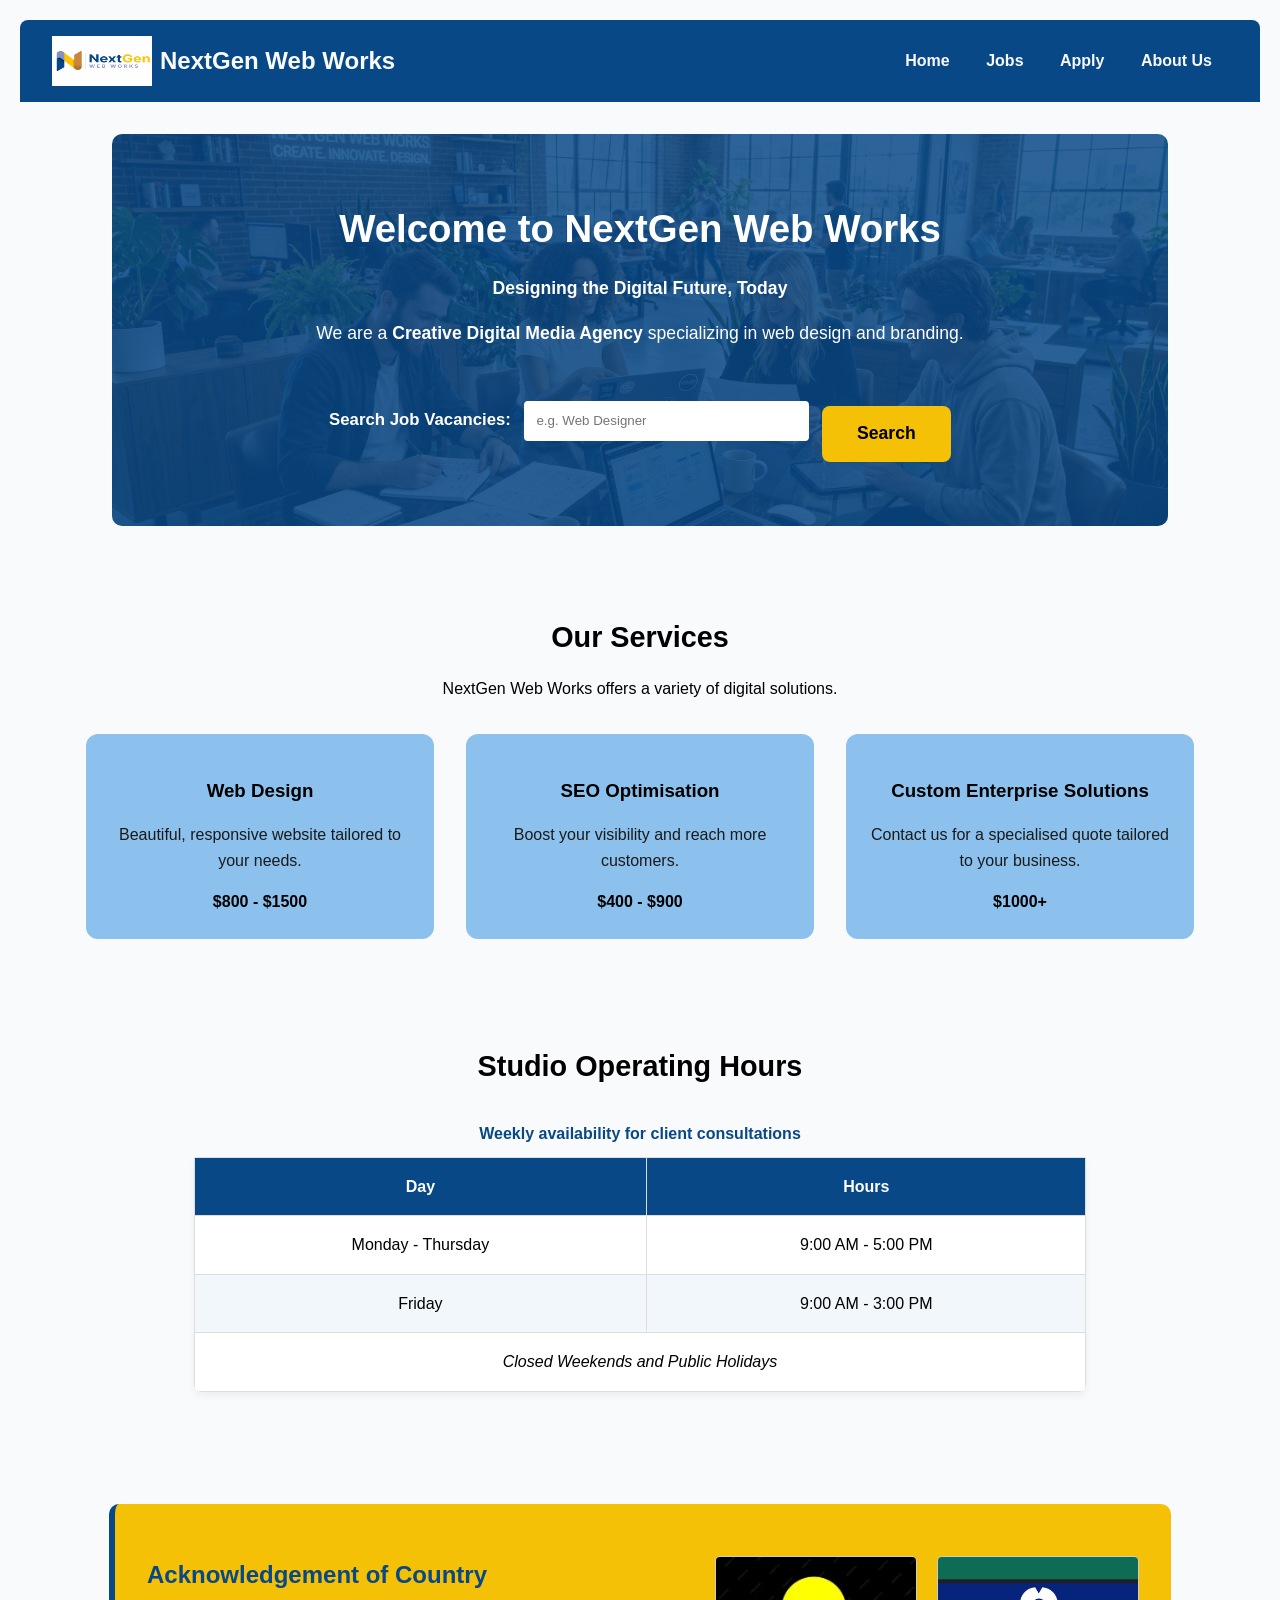
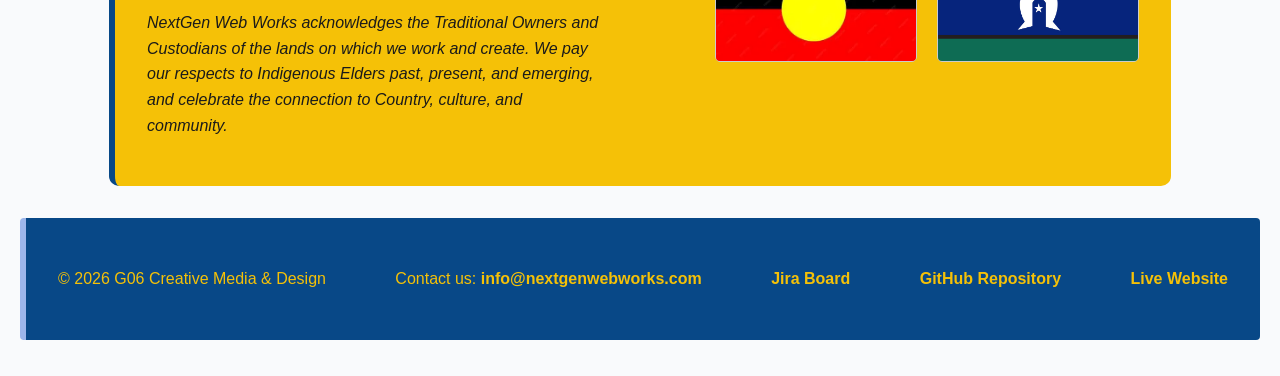
<file: index.html>
<!-- Generative AI tool (e.g., ChatGPT) was used for suggestions, code improvement,adding comments and image generation.All AI-generated code was reviewed and modified by the author before use. -->
 <!DOCTYPE html>
<html lang="en">
<head>
    <!-- =========================
         META DATA + PAGE SETUP
    ========================== -->
    <meta charset="UTF-8"> <!-- Supports all characters -->
    <meta name="viewport" content="width=device-width, initial-scale=1.0"> <!-- Makes site responsive -->
    <title>NextGen Web Works - Home</title> <!-- Browser tab title -->
    <!-- External CSS file -->
    <link rel="stylesheet" href="styles.css">
    <!-- Embedded CSS (inside HTML) -->
    <style>
        /* Hero section background image with dark overlay */
        .hero-bg {
            background-image: linear-gradient(rgba(8, 72, 135, 0.85), rgba(8, 72, 135, 0.85)),
                              url('images/Gemini_Generated_Image_o8qlqro8qlqro8ql.png');
            background-size: cover; /* Makes image cover full section */
            background-position: center; /* Centers the image */
            color: #FFFFFF; /* White text for contrast */
        }
    </style>
</head>
<body>
    <!-- =========================
         HEADER (LOGO + NAVIGATION)
    ========================== -->
    <header>
        <div class="logo">
            <!-- Company logo -->
            <img src="images/logo.png" alt="NextGen Web Works Logo" width="100"><!-- Logo generated using CHATGPT (OpenAI, Free version).-->
            <div class="logo-text">
            <!--Website name-->
                <h1>NextGen Web Works</h1>
            </div>
        </div>
        <!-- Navigation menu -->
        <nav>
            <ul>
                <li><a href="index.html" title="Home Page">Home</a></li>
                <li><a href="jobs.html" title="Browse Careers">Jobs</a></li>
                <li><a href="apply.html" title="Submit Application">Apply</a></li>
                <li><a href="about.html" title="About the Team">About Us</a></li>
            </ul>
        </nav>
    </header>
    <!-- =========================
         MAIN CONTENT
    ========================== -->
    <main>
        <!-- HERO / WELCOME SECTION -->
        <section class="welcome hero-bg">
            <h2>Welcome to NextGen Web Works</h2>
            <!-- Tagline -->
            <p class="tagline">Designing the Digital Future, Today</p>
            <!-- Short business description -->
            <p>We are a <strong>Creative Digital Media Agency</strong> specializing in web design and branding.</p>
            <!-- Job search form -->
            <form action="jobs.html" method="get" class="hero-search">
                <label for="site-search"><strong>Search Job Vacancies:</strong></label>
                <input type="text" id="site-search" name="q" placeholder="e.g. Web Designer">
                <button type="submit" class="cta">Search</button>
            </form>
        </section>
        <!-- =========================
             SERVICES SECTION
        ========================== -->
        <section class="services">
            <h2>Our Services</h2>
            <p>NextGen Web Works offers a variety of digital solutions.</p>
            <!-- Grid container for service cards -->
            <div class="service-grid">
                <!-- Service 1 -->
                <div class="service-card">
                    <h3>Web Design</h3>
                    <p>Beautiful, responsive website tailored to your needs.</p>
                    <span class="price">$800 - $1500</span>
                </div>
                <!-- Service 2 -->
                <div class="service-card">
                    <h3>SEO Optimisation</h3>
                    <p>Boost your visibility and reach more customers.</p>
                    <span class="price">$400 - $900</span>
                </div>
                <!-- Service 3 -->
                <div class="service-card">
                    <h3>Custom Enterprise Solutions</h3>
                    <p>Contact us for a specialised quote tailored to your business.</p>
                    <span class="price">$1000+</span>
                </div>
            </div>
        </section>
        <!-- =========================
             OPERATING HOURS TABLE
        ========================== -->
        <section class="services hours-section">
            <h2>Studio Operating Hours</h2>
            <table>
                <caption>Weekly availability for client consultations</caption>
                <!-- Table headings -->
                <thead>
                    <tr>
                        <th>Day</th>
                        <th>Hours</th>
                    </tr>
                </thead>

                <!-- Table data -->
                <tbody>
                    <tr>
                        <td>Monday - Thursday</td>
                        <td>9:00 AM - 5:00 PM</td>
                    </tr>
                    <tr>
                        <td>Friday</td>
                        <td>9:00 AM - 3:00 PM</td>
                    </tr>

                    <!-- Inline CSS example -->
                    <tr>
                        <td colspan="2" style="text-align: center; font-style: italic;">
                            Closed Weekends and Public Holidays
                        </td>
                    </tr>
                </tbody>
            </table>
        </section>
        <!-- =========================
             ACKNOWLEDGEMENT SECTION
        ========================== -->
        <div class="acknowledgement">
            <!-- Text content -->
            <div class="ack-text">
                <h2>Acknowledgement of Country</h2>
                <p>
                    <em>
                        NextGen Web Works acknowledges the Traditional Owners and Custodians of the lands on which we work and create.
                        We pay our respects to Indigenous Elders past, present, and emerging, and celebrate the connection to Country,
                        culture, and community.
                    </em>
                </p>
            </div>
            <!-- Images (flags) -->
            <div class="ack-images">
                <img src="images/Aboriginal.webp" alt="Aboriginal flag">
                <img src="images/Torres-2.jpg" alt="Torres Strait Islander flag">
            </div>
        </div>
    </main>
    <!-- =========================
         FOOTER
    ========================== -->
    <footer class="footer">
        <!-- Copyright -->
        <p>&copy; 2026 G06 Creative Media &amp; Design</p>
        <!-- Contact email -->
        <p>
            Contact us:
            <a href="mailto:info@nextgenwebworks.com" title="Email our recruitment team">
                info@nextgenwebworks.com
            </a>
        </p>
        <!-- External links -->
        <a href="https://vsuk0001.atlassian.net/jira/software/projects/CGRW/summary" target="_blank" rel="noopener noreferrer">Jira Board</a>
        <a href="https://github.com/105533624/Assignment_1" target="_blank" rel="noopener noreferrer">GitHub Repository</a>
        <a href="https://105533624.github.io/Assignment_1/" target="_blank" rel="noopener noreferrer">Live Website</a>

    </footer>
</body>
</html>
</file>
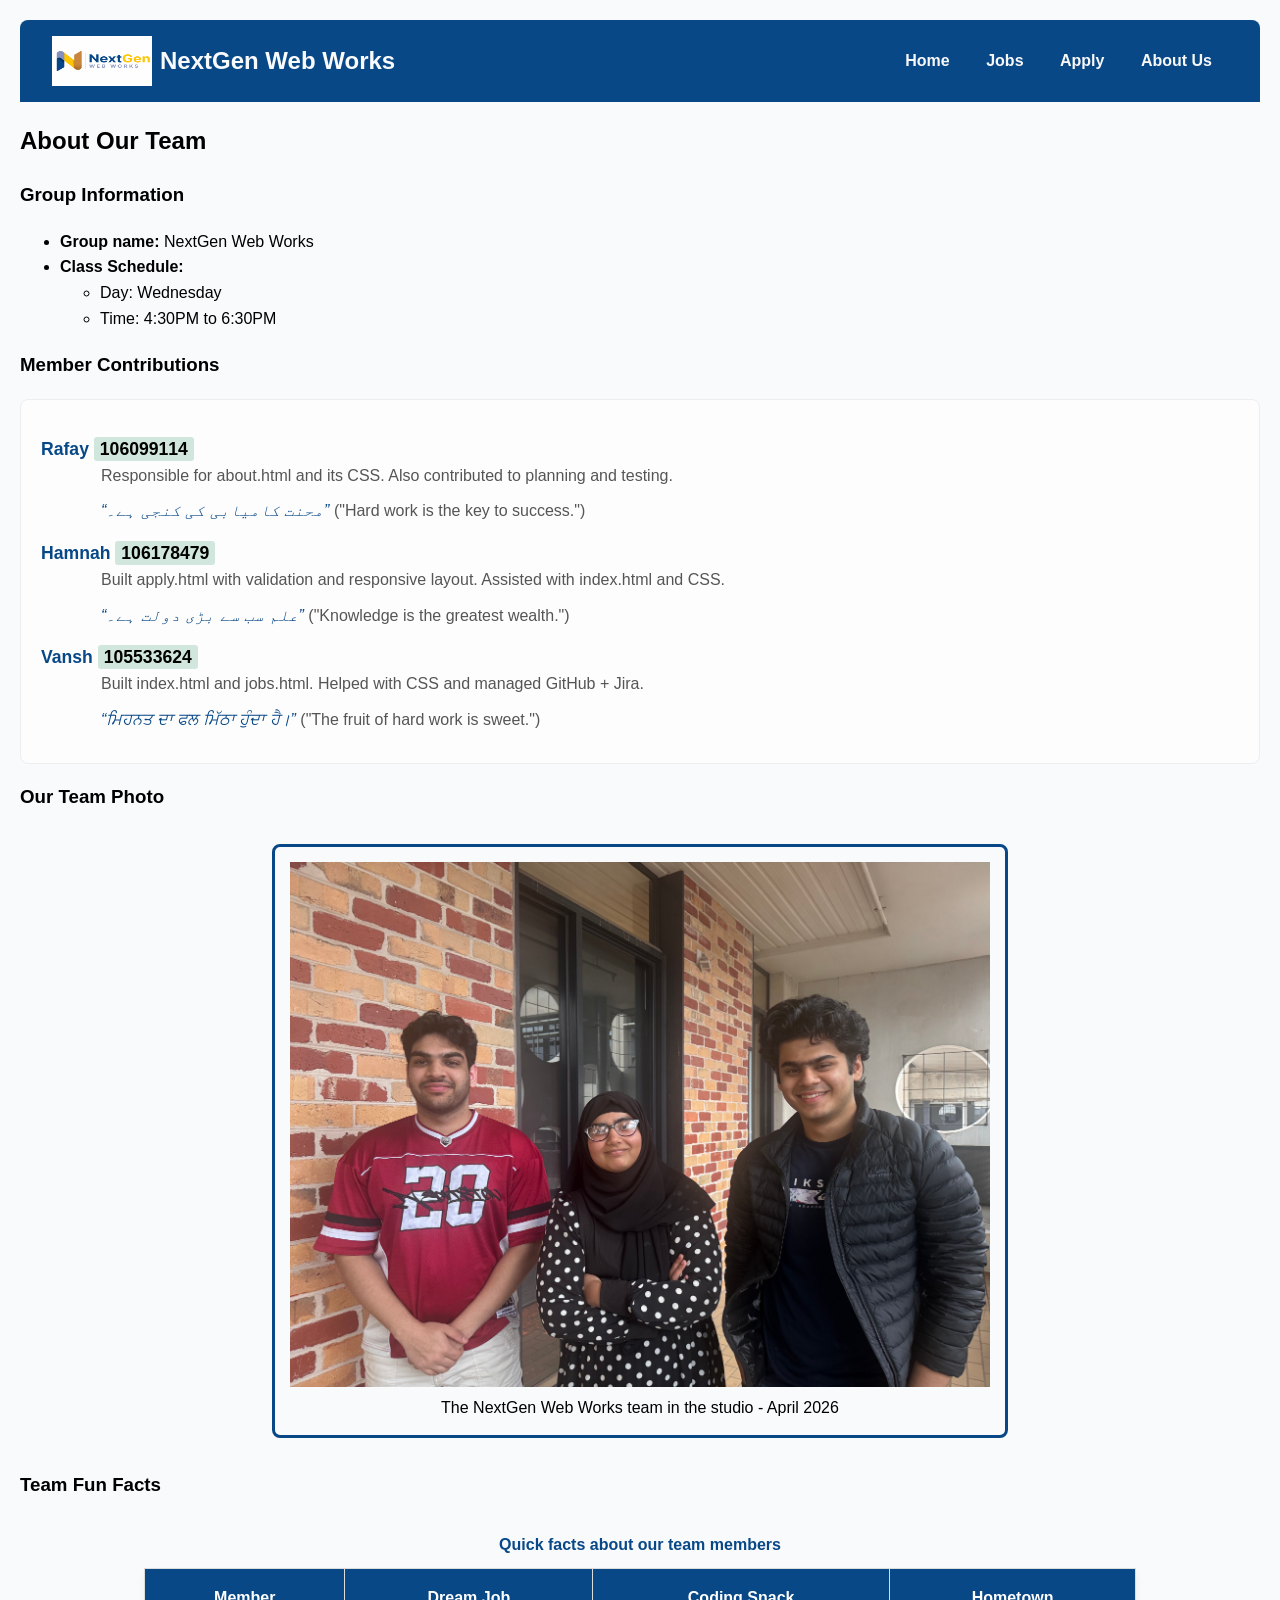
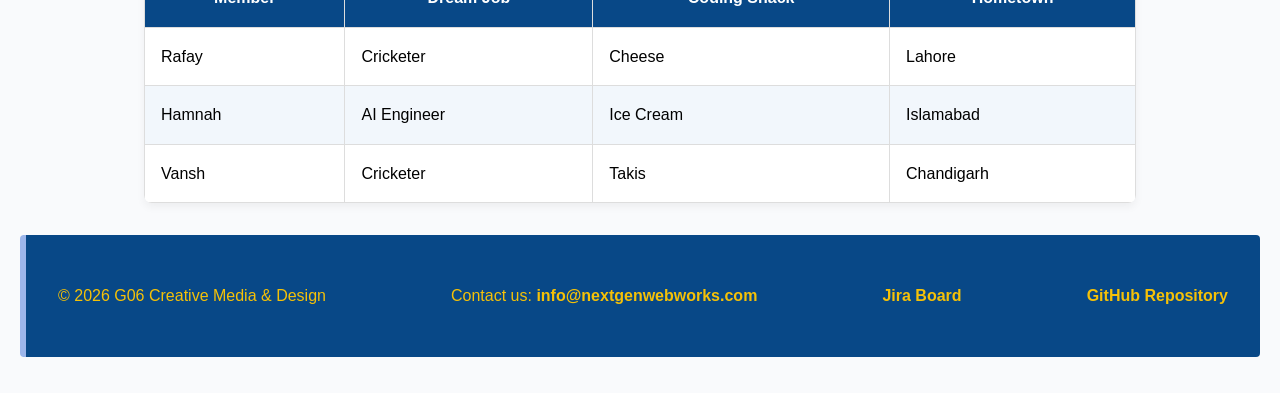
<file: about.html>
<!-- Generative AI tool (e.g., ChatGPT) was used for suggestions, code improvement,adding comments and image generation.All AI-generated code was reviewed and modified by the author before use. -->
 <!DOCTYPE html>
<html lang="en">
<head>
    <!-- =========================
         META DATA + PAGE INFO
    ========================== -->
    <meta charset="UTF-8"> <!-- Supports all characters (important for Urdu/Punjabi text) -->
    <meta name="viewport" content="width=device-width, initial-scale=1.0"> <!-- Makes site responsive -->
    <title>NextGen Web Works - About Us</title> <!-- Browser tab title -->
    <link rel="stylesheet" href="styles.css"> <!-- External CSS file -->
    <!-- =========================
         EMBEDDED CSS (page-specific styles)
    ========================== -->
    <style>
        figure {
            border: 3px solid #084887; /* Blue border */
            padding: 15px; /* Space inside */
            margin: 2em auto; /* Center horizontally */
            max-width: 700px; /* Limits width */
            text-align: center;
            border-radius: 8px;
            background-color: #f9fafc; /* Light background */
        }
    </style>
</head>
<body>
    <!-- =========================
         HEADER (LOGO + NAVIGATION)
    ========================== -->
    <header>
        <div class="logo">
            <img src="images/logo.png" alt="NextGen Web Works Logo" width="100"> <!-- Company logo -->
            <div class="logo-text">
                <h1>NextGen Web Works</h1> <!-- Website name -->
            </div>
        </div>
        <!-- Navigation menu -->
        <nav>
            <ul>
                <li><a href="index.html" title="Home Page">Home</a></li>
                <li><a href="jobs.html" title="Browse Careers">Jobs</a></li>
                <li><a href="apply.html" title="Submit Application">Apply</a></li>
                <li><a href="about.html" title="About the Team">About Us</a></li>
            </ul>
        </nav>
    </header>
    <!-- =========================
         MAIN CONTENT
    ========================== -->
    <main>
        <h2>About Our Team</h2>
        <!-- Group information section -->
        <section>
            <h3>Group Information</h3>
            <ul> 
                <li><strong>Group name:</strong> NextGen Web Works</li>
                <li><strong>Class Schedule:</strong>
                    <ul>
                        <li>Day: Wednesday</li>
                        <li>Time: 4:30PM to 6:30PM</li>
                    </ul>
                </li>
            </ul>
        </section>
        <!-- Member contributions using description list -->
        <section>
            <h3>Member Contributions</h3>
            <dl class="about-dl">
                <!-- Member 1 -->
                <dt><strong>Rafay</strong> <mark>106099114</mark></dt>
                <dd>Responsible for about.html and its CSS. Also contributed to planning and testing.</dd>
                <dd>
                    <q lang="ur">محنت کامیابی کی کنجی ہے۔</q> 
                    ("Hard work is the key to success.")
                </dd>
                <!-- Member 2 -->
                <dt><strong>Hamnah</strong> <mark>106178479</mark></dt>
                <dd>Built apply.html with validation and responsive layout. Assisted with index.html and CSS.</dd>
                <dd>
                    <q lang="ur">علم سب سے بڑی دولت ہے۔</q> 
                    ("Knowledge is the greatest wealth.")
                </dd>
                <!-- Member 3 -->
                <dt><strong>Vansh</strong> <mark>105533624</mark></dt>
                <dd>Built index.html and jobs.html. Helped with CSS and managed GitHub + Jira.</dd>
                <dd>
                    <q lang="pa">ਮਿਹਨਤ ਦਾ ਫਲ ਮਿੱਠਾ ਹੁੰਦਾ ਹੈ।</q>
                    ("The fruit of hard work is sweet.")
                </dd>
            </dl>
        </section>
        <!-- Team photo section -->
        <section>
            <h3>Our Team Photo</h3>
            <figure>
                <img src="images/group_photo.jpeg" alt="A photo of Rafay, Hamnah, and Vansh" style="max-width: 100%; height: auto;">
                <figcaption>The NextGen Web Works team in the studio - April 2026</figcaption>
            </figure>
        </section>
        <!-- Table section -->
        <section>
            <h3>Team Fun Facts</h3>
            <table>
                <caption>Quick facts about our team members</caption> <!-- Table title -->
                <!-- Table header -->
                <thead>
                    <tr>
                        <th scope="col">Member</th>
                        <th scope="col">Dream Job</th>
                        <th scope="col">Coding Snack</th>
                        <th scope="col">Hometown</th>
                    </tr>
                </thead>
                <!-- Table body -->
                <tbody>
                    <tr>
                        <td>Rafay</td>
                        <td>Cricketer</td>
                        <td>Cheese</td>
                        <td>Lahore</td>
                    </tr>
                    <tr>
                        <td>Hamnah</td>
                        <td>AI Engineer</td>
                        <td>Ice Cream</td>
                        <td>Islamabad</td>
                    </tr>
                    <tr>
                        <td>Vansh</td>
                        <td>Cricketer</td>
                        <td>Takis</td>
                        <td>Chandigarh</td>
                    </tr>
                </tbody>
            </table>
        </section>
    </main>
    <!-- =========================
         FOOTER
    ========================== -->
    <footer class="footer"> 
        <p>&copy; 2026 G06 Creative Media &amp; Design</p>
        <p>
            Contact us:
            <a href="mailto:info@nextgenwebworks.com" title="Email our recruitment team">
                info@nextgenwebworks.com
            </a>
        </p>
        <!-- External links -->
        <a href="https://vsuk0001.atlassian.net/jira/software/projects/CGRW/summary" target="_blank" rel="noopener noreferrer">Jira Board</a> 
        <a href="https://github.com/105533624/Assignment_1" target="_blank" rel="noopener noreferrer">GitHub Repository</a>
    </footer>
</body>
</html>
</file>
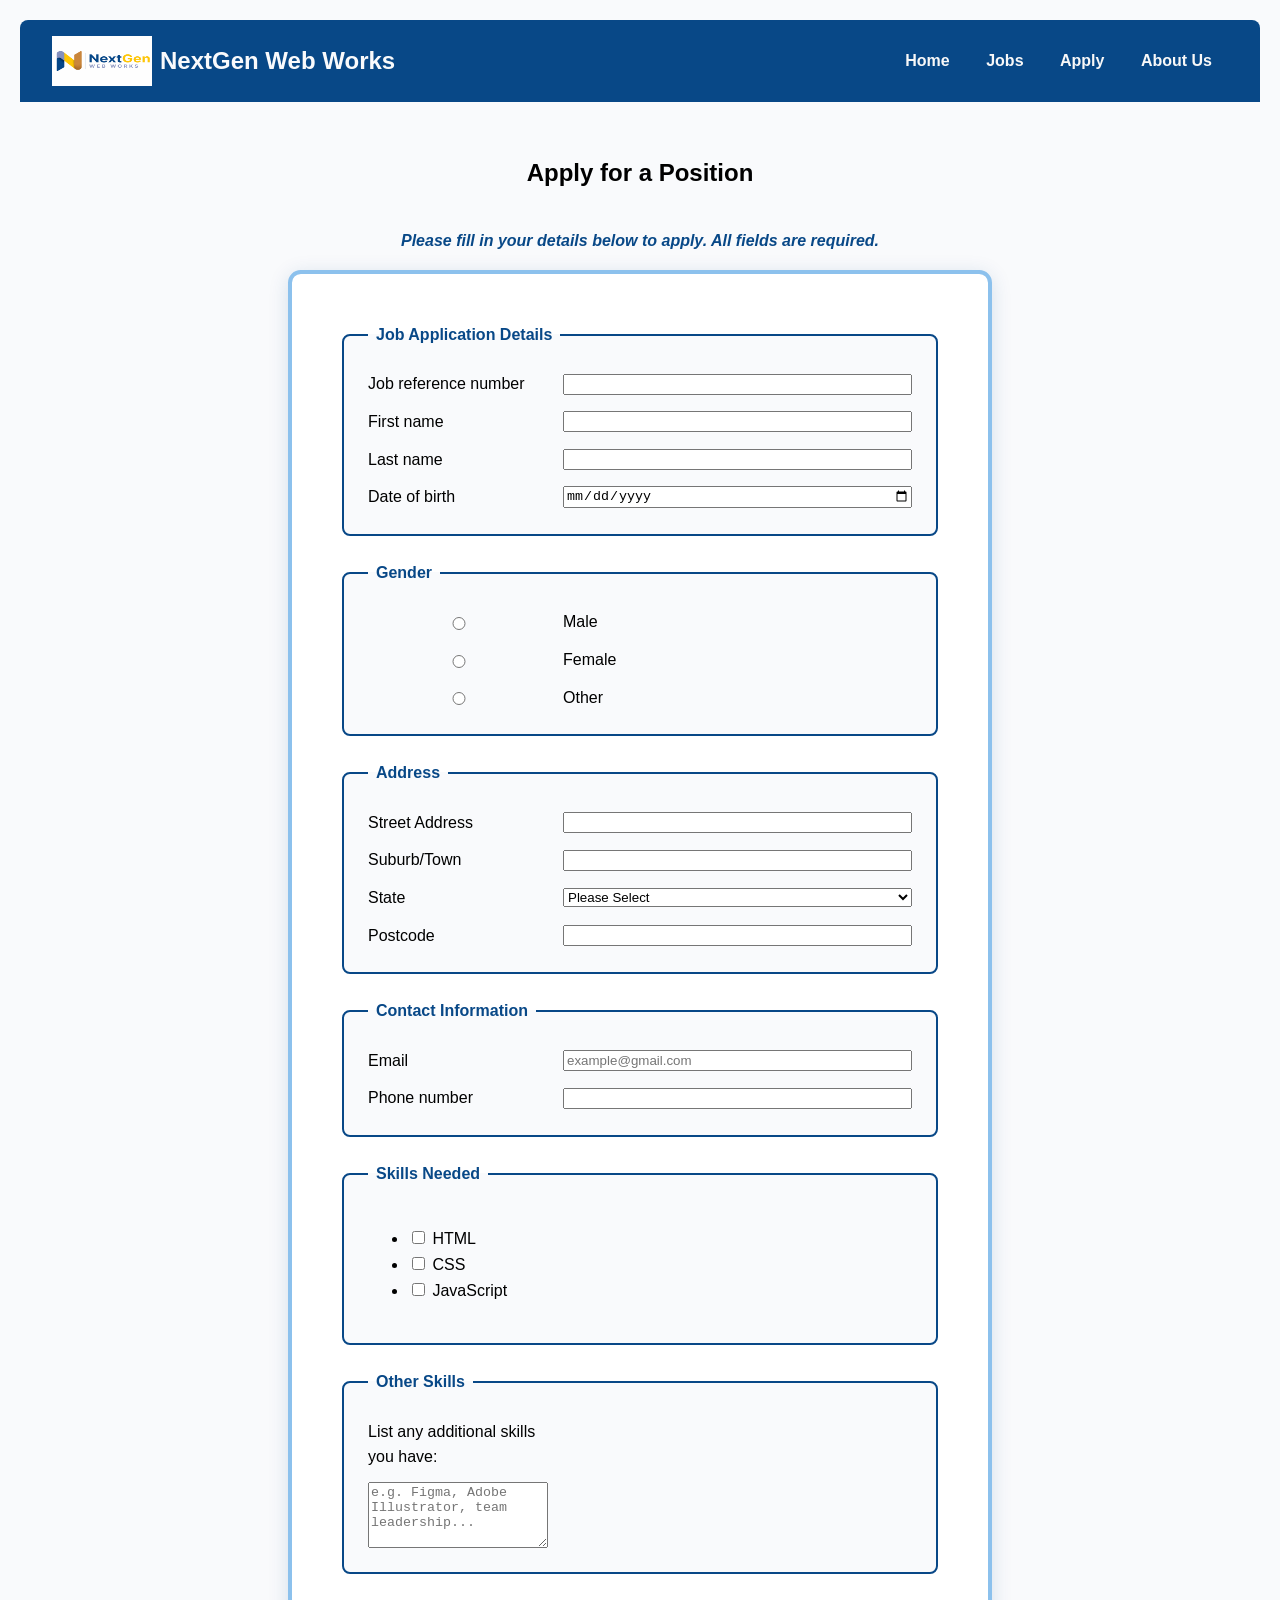
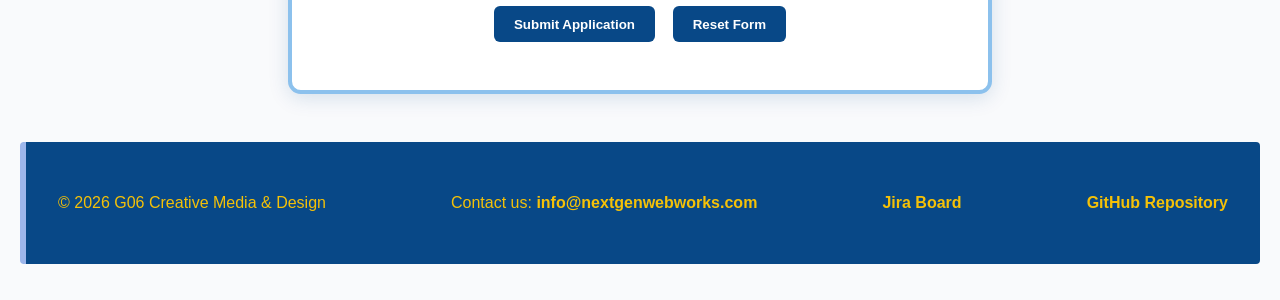
<file: apply.html>
<!-- Generative AI tool (e.g., ChatGPT) was used for suggestions, code improvement,adding comments and image generation.All AI-generated code was reviewed and modified by the author before use. -->
 <!DOCTYPE html>
<html lang="en">
<head> 
     <!-- META DATA SECTION: Defines page info, SEO, and links CSS -->
    <meta charset="UTF-8"><!-- Character encoding (supports all text characters) -->
    <meta name="description" content="Apply.html"> <!-- Page description -->
    <meta name="keywords" content="HTML, Doctype, Head, Body, Meta, Paragraph, Headings, Strong, Emphasis"><!-- SEO keywords -->
    <meta name="author" content="Hamnah"><!-- Author of the page -->
    <link rel="stylesheet" href="styles.css"><!-- Links external CSS file -->
    <style>
        fieldset {
            border: 2px solid #084887;
            border-radius: 8px;
            padding: 1.5em;
            margin-bottom: 1.5em;
            background-color: #f9fafc;
        }
        fieldset legend {
            color: #084887;
            padding: 0 0.5em;
        }
    </style>
    <title>Apply.html</title><!-- Browser tab title -->
</head>
<body><!-- Visible content starts here -->
    <header>
    <!-- HEADER SECTION: Contains logo and navigation menu -->
        <div class="logo">
        <img src="images/logo.png" alt="NextGen Web Works Logo" width="100"><!-- Company logo -->
        <div class="logo-text">
            <h1>NextGen Web Works</h1><!-- Website title -->
        </div>
    </div>
    <nav><!-- Navigation bar -->
        <ul>
            <li><a href="index.html" title="Home Page">Home</a></li><!-- Link to home -->
            <li><a href="jobs.html" title="Browse Careers">Jobs</a></li><!-- Link to jobs -->
            <li><a href="apply.html" title="Submit Application">Apply</a></li><!-- Current page -->
            <li><a href="about.html" title="About the Team">About Us</a></li><!-- About page -->
        </ul>
    </nav>
</header>
    <!-- PAGE TITLE + INTRO -->
     <main>
     <section class="form-section">
    <h2 style="text-align: center;">Apply for a Position</h2>
    <p class="form-intro" style="text-align: center; color: #084887; font-weight: bold; font-style: italic;">Please fill in your details below to apply. All fields are required.</p>
    <form class="form-container" method="post" action="https://mercury.swin.edu.au/it000000/formtest.php">    <!-- FORM: Sends data to server using POST method -->
        <!-- FIELDSET 1: JOB DETAILS -->
        <fieldset>
            <legend><b>Job Application Details</b></legend>
            <label for="jobref">Job reference number</label>
            <input type="text" id="jobref" name="jobref" pattern="[a-zA-Z0-9]{5}" required title="Must be exactly 5 alphanumeric characters">
            <label for="firstname">First name</label>
            <input type="text" id="firstname" name="firstname" pattern="[a-zA-Z]{1,20}" required>
            <label for="lastname">Last name</label>
            <input type="text" id="lastname" name="lastname" pattern="[a-zA-Z]{1,20}" required>
            <label for="date">Date of birth</label>
            <input type="date" id="date" name="date" required>
        </fieldset>
        <!-- FIELDSET 2: GENDER (RADIO BUTTONS - ONLY ONE CAN BE SELECTED) -->
          <fieldset>
            <legend><b>Gender</b></legend>
            <input type="radio" id="male" name="gender" required value="male">
            <label for="male">Male</label>
            <input type="radio" id="female" name="gender" required value="female">
            <label for="female">Female</label>
            <input type="radio" id="other" name="gender" required value="other">
            <label for="other">Other</label>
        </fieldset>
        <!-- FIELDSET 3: ADDRESS -->
        <fieldset>
            <legend><b>Address</b></legend>
            <label for="street">Street Address</label>
            <input type="text" id="street" name="street" pattern="[a-zA-Z0-9 ]{1,40}" required>
            <label for="suburb">Suburb/Town</label>
            <input type="text" id="suburb" name="suburb" pattern="[a-zA-Z ]{1,40}" required>
            <label for="state">State</label>
            <select id="state" name="state" required><!-- Dropdown menu -->
             <option value="" disabled selected>Please Select</option> 
             <option value="VIC">VIC</option>
             <option value="NSW">NSW</option> 
             <option value="QLD">QLD</option> 
             <option value="NT">NT</option> 
             <option value="WA">WA</option> 
             <option value="SA">SA</option> 
             <option value="TAS">TAS</option> 
             <option value="ACT">ACT</option>
            </select>
            <label for="postcode">Postcode</label>
            <input type="text" id="postcode" name="postcode" pattern="[0-9]{4}" required><!-- 4 digit postcode -->
        </fieldset>
        <!-- FIELDSET 4: CONTACT DETAILS -->
        <fieldset>
            <legend><b>Contact Information</b></legend>
            <label for="email">Email</label>
            <input type="email" id="email" name="email" placeholder="example@gmail.com" required title="Please enter an appropriate email address">
            <label for="phone">Phone number</label>
            <input type="tel" id="phone" name="phone" pattern="[0-9]{8,12}" required>
        </fieldset>
        <!-- FIELDSET 5: SKILLS (CHECKBOXES - MULTIPLE CAN BE SELECTED) -->
        <fieldset>
            <legend><b>Skills Needed</b></legend>
            <ul>
    <li>
        <input type="checkbox" id="skill-html" name="skills[]" value="HTML">
        <label for="skill-html">HTML</label>
    </li>
    <li>
        <input type="checkbox" id="skill-css" name="skills[]" value="CSS">
        <label for="skill-css">CSS</label>
    </li>
    <li>
        <input type="checkbox" id="skill-js" name="skills[]" value="JavaScript">
        <label for="skill-js">JavaScript</label>
    </li>
</ul>   
        </fieldset>
        <fieldset>
            <legend><b>Other Skills</b></legend>
            <label for="otherskills">List any additional skills you have:</label><br>
            <textarea id="otherskills" name="otherskills" rows="4" cols="50" placeholder="e.g. Figma, Adobe Illustrator, team leadership..."></textarea>
        </fieldset>
        <!-- FORM BUTTONS -->
        <div class="form-buttons">
            <button type="submit">Submit Application</button><!-- Sends form -->
            <button type="reset">Reset Form</button><!-- Clears form -->
        </div>
    </form>
    </section>
     </main>
    <!-- FOOTER -->
    <footer class="footer">
        <p>&copy; 2026 G06 Creative Media &amp; Design</p>
        <p>
            Contact us:
            <a href="mailto:info@nextgenwebworks.com" title="Email our recruitment team">
                info@nextgenwebworks.com
            </a>
        </p>
         
             <a href="https://vsuk0001.atlassian.net/jira/software/projects/CGRW/summary" target="_blank" rel="noopener noreferrer">Jira Board</a>
             <a href="https://github.com/105533624/Assignment_1" target="_blank" rel="noopener noreferrer">GitHub Repository</a>
        
    </footer>
</body>
</html>
</file>
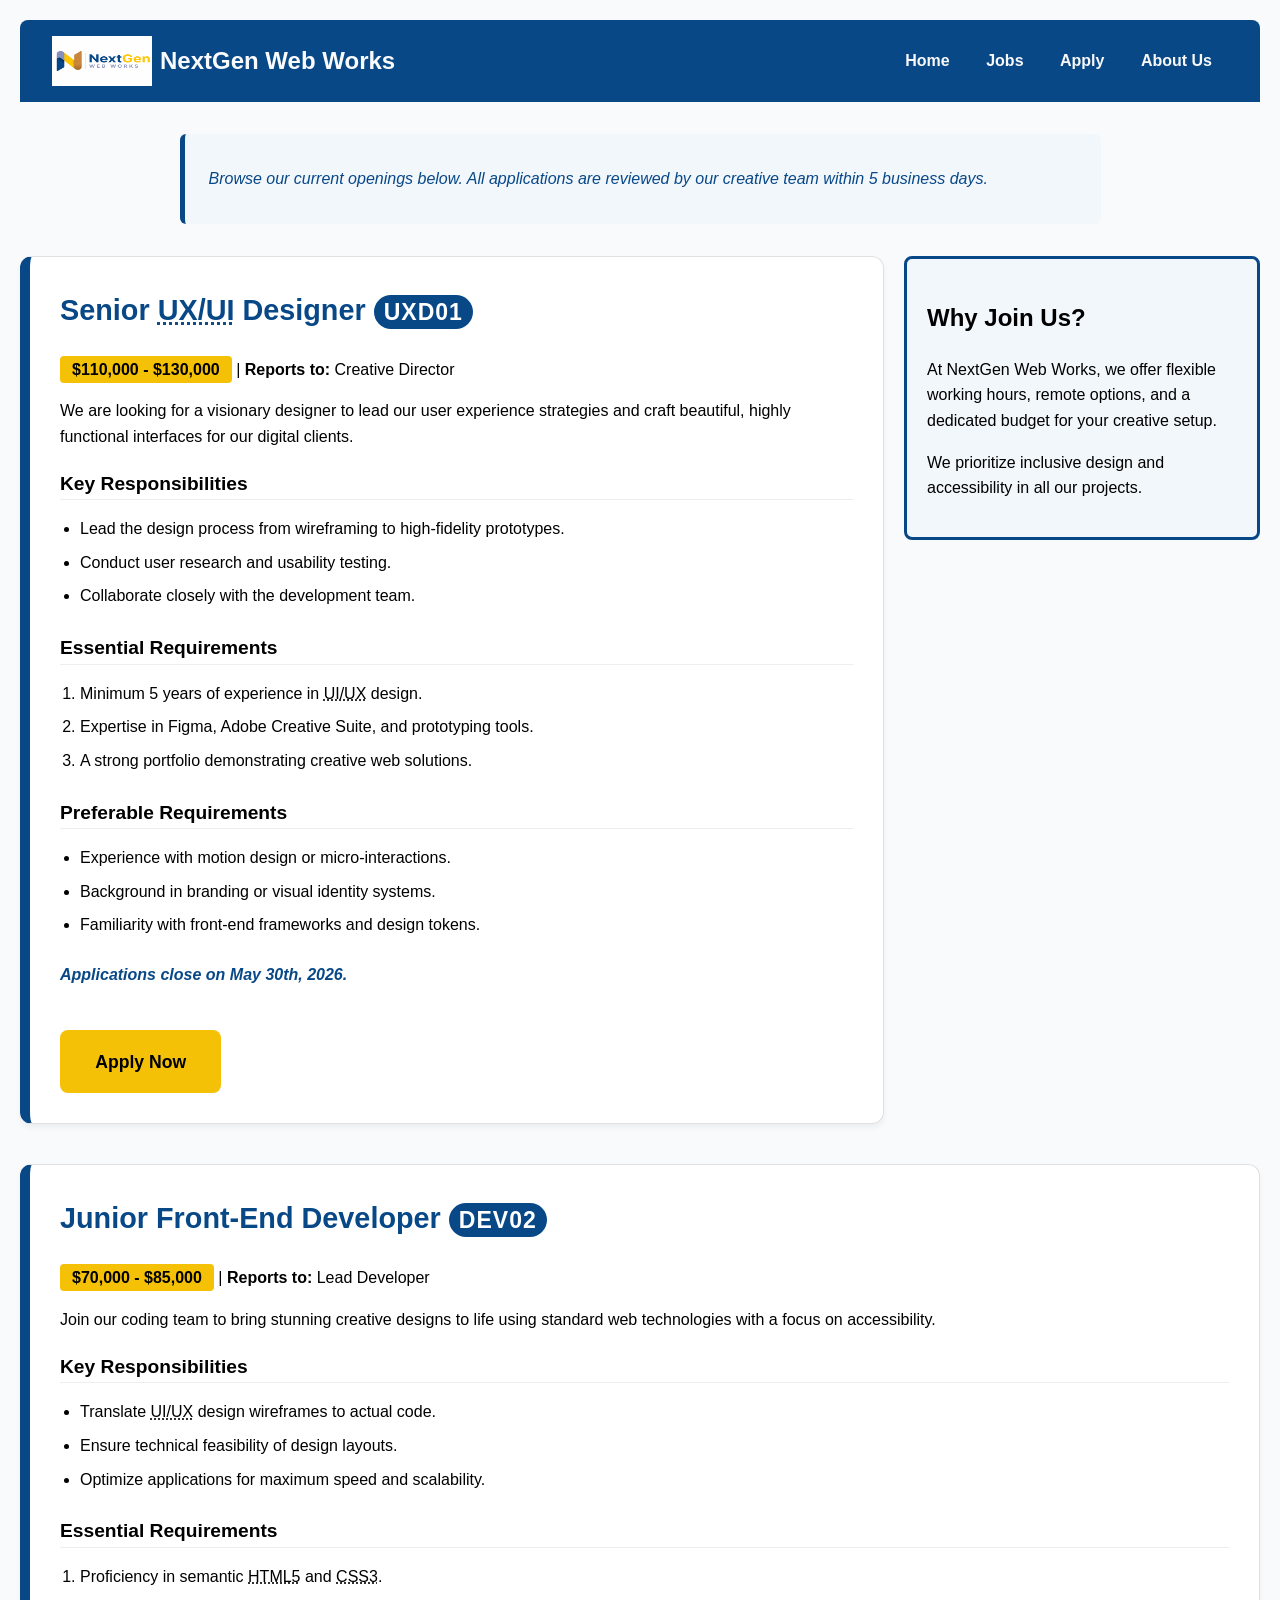
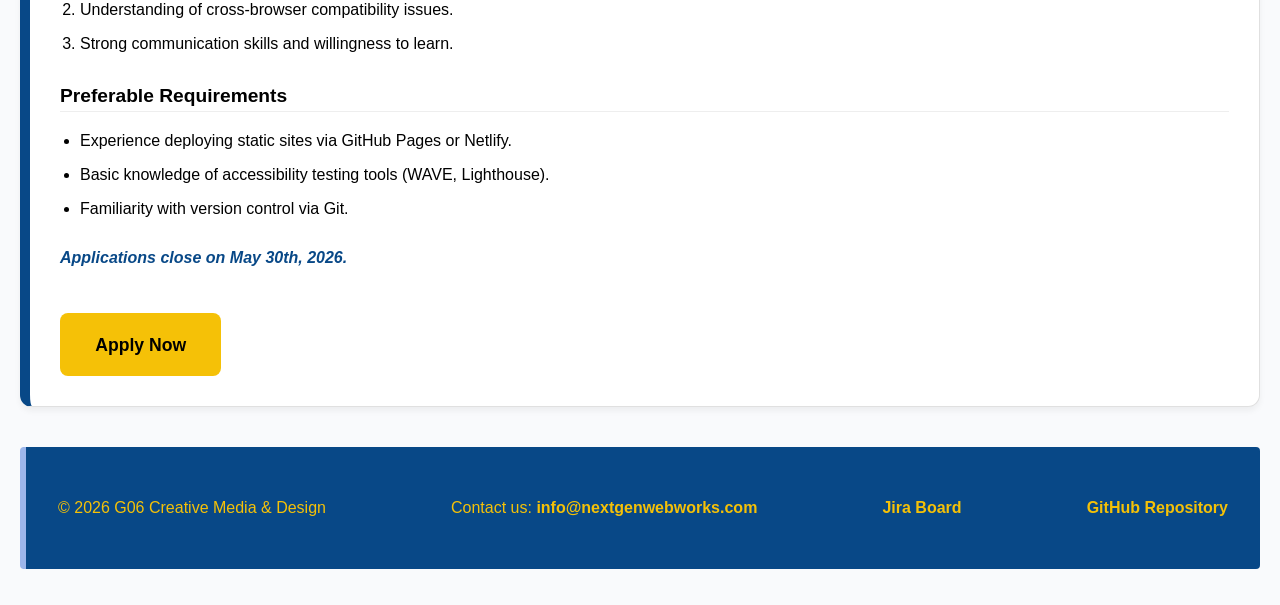
<file: jobs.html>
<!-- Generative AI tool (e.g., ChatGPT) was used for suggestions, code improvement,adding comments and image generation.All AI-generated code was reviewed and modified by the author before use. -->
 <!DOCTYPE html>
<html lang="en">
<head>
    <!-- =========================
         META DATA + PAGE SETUP
    ========================== -->
    <meta charset="UTF-8"> <!-- Supports all characters -->
    <meta name="viewport" content="width=device-width, initial-scale=1.0"> <!-- Responsive design -->
    <title>NextGen Web Works - Jobs</title> <!-- Page title -->
    <!-- External CSS -->
    <link rel="stylesheet" href="styles.css">
    <!-- Embedded CSS -->
    <style>
        /* Intro box styling at top of page */
        .jobs-intro {
            background-color: #f2f7fc;
            border-left: 5px solid #084887;
            padding: 1em 1.5em;
            margin: 2em auto;
            max-width: 70%;
            border-radius: 6px;
            font-style: italic;
            color: #084887;
        }
    </style>
</head>
<body>
    <!-- =========================
         HEADER (LOGO + NAV)
    ========================== -->
    <header>
        <div class="logo">
            <!-- Logo image -->
            <img src="images/logo.png" alt="NextGen Web Works Logo" width="100">

            <!-- Site title -->
            <div class="logo-text">
                <h1>NextGen Web Works</h1>
            </div>
        </div>
        <!-- Navigation menu -->
        <nav>
            <ul>
                <li><a href="index.html" title="Home Page">Home</a></li>
                <li><a href="jobs.html" title="Browse Careers">Jobs</a></li>
                <li><a href="apply.html" title="Submit Application">Apply</a></li>
                <li><a href="about.html" title="About the Team">About Us</a></li>
            </ul>
        </nav>
    </header>
    <!-- =========================
         MAIN CONTENT
    ========================== -->
    <main>
        <!-- Intro message for jobs page -->
        <div class="jobs-intro">
            <p>
                Browse our current openings below. All applications are reviewed by our creative team within 5 business days.
            </p>
        </div>
        <!-- Sidebar with benefits (extra info section) -->
        <aside class="benefits-sidebar">
            <h2>Why Join Us?</h2>
            <p>
                At NextGen Web Works, we offer flexible working hours, remote options, and a dedicated budget for your creative setup.
            </p>
            <p>
                We prioritize inclusive design and accessibility in all our projects.
            </p>
        </aside>
        <!-- =========================
             JOB LISTING 1
        ========================== -->
        <section class="job-listing">
            <!-- Job title + reference number -->
            <h2>
                Senior <abbr title="User Experience and User Interface">UX/UI</abbr> Designer
                <span class="ref-number">UXD01</span>
            </h2>
            <!-- Salary + reporting line -->
            <p>
                <span class="salary-tag">$110,000 - $130,000</span> |
                <strong>Reports to:</strong> Creative Director
            </p>
            <!-- Job description -->
            <p>
                We are looking for a visionary designer to lead our user experience strategies and craft beautiful,
                highly functional interfaces for our digital clients.
            </p>
            <!-- Responsibilities -->
            <h3>Key Responsibilities</h3>
            <ul>
                <li>Lead the design process from wireframing to high-fidelity prototypes.</li>
                <li>Conduct user research and usability testing.</li>
                <li>Collaborate closely with the development team.</li>
            </ul>
            <!-- Essential requirements -->
            <h3>Essential Requirements</h3>
            <ol>
                <li>Minimum 5 years of experience in <abbr title="User Interface and User Experience">UI/UX</abbr> design.</li>
                <li>Expertise in Figma, Adobe Creative Suite, and prototyping tools.</li>
                <li>A strong portfolio demonstrating creative web solutions.</li>
            </ol>
            <!-- Preferred requirements -->
            <h3>Preferable Requirements</h3>
            <ul>
                <li>Experience with motion design or micro-interactions.</li>
                <li>Background in branding or visual identity systems.</li>
                <li>Familiarity with front-end frameworks and design tokens.</li>
            </ul>
            <!-- Inline CSS example -->
            <p style="color: #084887; font-weight: bold;">
                <em>Applications close on <time datetime="2026-05-30">May 30th, 2026</time>.</em>
            </p>
            <!-- Call-to-action button -->
            <a href="apply.html" class="cta" title="Apply for the Senior UX/UI Designer position">
                Apply Now
            </a>
        </section>
        <!-- =========================
             JOB LISTING 2
        ========================== -->
        <section class="job-listing">
            <!-- Job title + reference -->
            <h2>
                Junior Front-End Developer
                <span class="ref-number">DEV02</span>
            </h2>
            <!-- Salary + reporting -->
            <p>
                <span class="salary-tag">$70,000 - $85,000</span> |
                <strong>Reports to:</strong> Lead Developer
            </p>
            <!-- Job description -->
            <p>
                Join our coding team to bring stunning creative designs to life using standard web technologies with a focus on accessibility.
            </p>
            <!-- Responsibilities -->
            <h3>Key Responsibilities</h3>
            <ul>
                <li>Translate <abbr title="User Interface and User Experience">UI/UX</abbr> design wireframes to actual code.</li>
                <li>Ensure technical feasibility of design layouts.</li>
                <li>Optimize applications for maximum speed and scalability.</li>
            </ul>
            <!-- Essential requirements -->
            <h3>Essential Requirements</h3>
            <ol>
                <li>Proficiency in semantic <abbr title="HyperText Markup Language 5">HTML5</abbr> and <abbr title="Cascading Style Sheets 3">CSS3</abbr>.</li>
                <li>Understanding of cross-browser compatibility issues.</li>
                <li>Strong communication skills and willingness to learn.</li>
            </ol>
            <!-- Preferred requirements -->
            <h3>Preferable Requirements</h3>
            <ul>
                <li>Experience deploying static sites via GitHub Pages or Netlify.</li>
                <li>Basic knowledge of accessibility testing tools (WAVE, Lighthouse).</li>
                <li>Familiarity with version control via Git.</li>
            </ul>
            <!-- Inline CSS example -->
            <p style="color: #084887; font-weight: bold;">
                <em>Applications close on <time datetime="2026-05-30">May 30th, 2026</time>.</em>
            </p>
            <!-- Apply button -->
            <a href="apply.html" class="cta" title="Apply for the Junior Front-End Developer position">
                Apply Now
            </a>
        </section>
    </main>
    <!-- =========================
         FOOTER
    ========================== -->
    <footer class="footer">
        <!-- Copyright -->
        <p>&copy; 2026 G06 Creative Media &amp; Design</p>
        <!-- Contact -->
        <p>
            Contact us:
            <a href="mailto:info@nextgenwebworks.com" title="Email our recruitment team">
                info@nextgenwebworks.com
            </a>
        </p>
        <!-- External links -->
        <a href="https://vsuk0001.atlassian.net/jira/software/projects/CGRW/summary" target="_blank" rel="noopener noreferrer">Jira Board</a>
        <a href="https://github.com/105533624/Assignment_1" target="_blank" rel="noopener noreferrer">GitHub Repository</a>
    </footer>
</body>
</html>
</file>
<file: styles.css>
/*<!-- Generative AI tool (e.g., ChatGPT) was used for suggestions, code improvement,adding comments, assitance in layout and image generation.All AI-generated code was reviewed and modified by the author before use. -->*/
/* =============== BASE =============== */
body {
    font-family: Arial, Helvetica, sans-serif;
    margin: 10px;
    padding: 10px;
    line-height: 1.6;
    background-color: #F9FAFC;
}
/* =============== HEADER & LOGO =============== */
header {
    display: flex;
    justify-content: space-between;
    align-items: center;
    background-color: #084887;
    color: #F9FAFC;
    padding: 1em 2em;
    text-align: center;
    border-radius: 8px 8px 0 0;
}
.tagline {
    color: #F5C107;
    font-weight: bold;
    font-size: 1.2em;
}
.logo {
    display: flex;
    align-items: center;
    gap: 0.5em;
}
.logo img {
    max-height: 50px;
}
.logo-text h1 {
    margin: 0;
    font-size: 1.5em;
    color: #F9FAFC;
}
/* =============== NAVIGATION =============== */
nav ul {
    list-style: none;
    padding: 0;
    margin: 0;
    text-align: center;
}
nav li {
    display: inline-block;
    margin: 0 1em;
}
nav a {
    color: #f8f8f8;
    text-decoration: none;
    font-weight: bold;
    transition: color 0.3s ease;
}
nav a:hover, nav a:focus {
    color: #F5C107; 
    text-decoration: underline;
}
/* =============== HOME , HERO / WELCOME =============== */
.welcome {
    text-align: center;
    padding: 4em 2em;
    border-radius: 10px;
    margin: 2em auto;
    max-width: 80%;
    color: #FFFFFF;
}
.welcome h2 {
    margin: 0;
    font-size: 2.4em;
    color: #FFFFFF;
}
.welcome p {
    margin-top: 0.8em;
    font-size: 1.1em;
    color: #FFFFFF;
}
/* =============== CTA BUTTONS (site-wide) =============== */
.cta {
    margin-top: 1.5em;
    padding: 1em 2em;
    background-color: #F5C107;
    color: #000000;
    border: none;
    border-radius: 8px;
    font-weight: bold;
    font-size: 1.1em;
    cursor: pointer;
    transition: all 0.3s ease;
    text-decoration: none;
    display: inline-block;
}
.cta:hover, 
.cta:focus {
    background-color: #084887;
    color: #FFFFFF;
    outline: 3px solid #B4654A;
    transform: scale(1.05);
}

/* =============== HOME , HERO SEARCH FORM =============== */
.hero-search {
    margin-top: 2em;
    display: flex;
    justify-content: center;
    align-items: center;
    gap: 0.8em;
    flex-wrap: wrap;
}
.hero-search label {
    color: #FFFFFF;
    font-size: 1.05em;
}
.hero-search input[type="text"] {
    padding: 0.8em;
    width: 260px;
    border: 2px solid #FFFFFF;
    border-radius: 4px;
    font-family: inherit;
}
.hero-search input[type="text"]:focus {
    outline: 3px solid #F5C107;
}
/* =============== HOME , SERVICES SECTION =============== */
.hours-section {
    padding-top: 0;
}
.services {
   padding: 2em 2em 3em 2em;
    max-width: 90%;
    margin: auto;
    text-align: center;
}

.services h2 {
    font-size: 1.8em;
    color: black;
    margin-bottom: 0.5em;
}
/* =============== HOME , SERVICE CARDS =============== */
.service-grid {
    display: flex;
    gap: 2em;
    justify-content: center;
    flex-wrap: wrap;
    margin-top: 2em;
}
.service-card {
    background-color: #8cc1ed;
    color: #1a1a1a;
    padding: 1.5em;
    border-radius: 12px;
    flex: 1 1 250px;
    max-width: 300px;
    transition: transform 0.3s ease, box-shadow 0.3s ease;
}
.service-card:hover {
    transform: translateY(-5px);
    box-shadow: 0 6px 12px rgba(0, 0, 0, 0.3);
    background-color: #208ae1;
}
.service-card h3 {
    color: black;
    margin-bottom: 0.5em;
}

.service-card .price {
    display: block;
    margin-top: 1em;
    font-weight: bold;
    color: black;
}
/* =============== TABLES (studio hours, fun facts) =============== */
table {
    width: 80%;
    margin: 2em auto;
    border-collapse: collapse;
    background-color: #FFFFFF;
    box-shadow: 0 4px 8px rgba(0,0,0,0.05);
    border-radius: 8px;
    overflow: hidden;
}
caption {
    font-weight: bold;
    color: #084887;
    margin-bottom: 10px;
}
th, td {
    padding: 1em;
    border: 1px solid #DDDDDD; 
}
th {
    background-color: #084887;
    color: #FFFFFF;
}
tbody tr:nth-child(even) {
    background-color: #f2f7fc; 
}

tbody tr:hover {
    background-color: #F5C107;
    color: #000;
}
/* =============== ACKNOWLEDGEMENT OF COUNTRY =============== */
.acknowledgement {
    display: flex;
    justify-content: space-between;
    align-items: flex-start;
    background-color: #F5C107;
    color: #1a1a1a;
    padding: 2em;
    margin: 2em auto;
    border-left: 6px solid #084887; 
    max-width: 80%;
    border-radius: 10px;
    gap: 3em;
}
.ack-text {
    flex: 1;
    text-align: left;
    padding-right: 2em;
    margin-right: 2em;
}
.ack-text h2 {
    color: #084887;
    margin-bottom: 0.5em;
}
.ack-images {
    display: flex;
    flex-direction: row;
    justify-content: center;
    gap: 20px;
    margin-top: 20px;
}
.ack-images img {
    width: 200px;
    height: auto;
    border-radius: 5px;
    border: 1px solid #ccc;
}
/* =============== FOOTER =============== */
.footer {
    display: flex;
    justify-content: space-between;
    align-items: center;
    background-color: #084887;
    color: #F5C107;
    padding: 2em;
    margin: 1em auto;
    border-left: 6px solid #9db6eb; 
    max-width: 100%;
    border-radius: 4px;
    gap: 1em;
}

.footer a, 
.footer a:visited {
    color: #F5C107 !important;
    text-decoration: none;
    font-weight: bold;
}

.footer a:hover, 
.footer a:focus {
    color: #FFFFFF !important;
    text-decoration: underline;
}
/* =============== RESPONSIVE, MOBILE BREAKPOINT =============== */
@media screen and (max-width: 768px) {
    header, .footer {
        flex-direction: column;
        text-align: center;
        gap: 1em;
    }
    nav li {
        display: block;
        margin: 10px 0;
    }
    .acknowledgement {
        flex-direction: column;
        align-items: center;
        text-align: center;
    }
    .ack-text {
        padding-right: 0;
        margin-right: 0;
        text-align: center;
    }
    table {
        width: 100%;
    }
}
/* =============== JOBS PAGE , ASIDE SIDEBAR =============== */
.benefits-sidebar {
    float: right;
    width: 25%;
    margin: 0 0 20px 20px;
    padding: 20px;
    border: 3px solid #084887;
    background-color: #f2f7fc;
    border-radius: 8px;
}
/* =============== MARK HIGHLIGHT (about page student IDs) =============== */
mark {
    background-color: #d1e7dd; 
    color: #000000;
    padding: 2px 6px;
    border-radius: 3px;
    font-weight: bold;
}
/* =============== JOBS PAGE, JOB LISTINGS =============== */
.job-listing h2 {
    color: #084887;
    margin-top: 0;
    font-size: 1.8em;
}

.job-listing h3 {
    font-size: 1.2em;
    margin-bottom: 10px;
    border-bottom: 1px solid #eee;
}
.job-listing {
    background-color: #ffffff;
    border: 1px solid #e0e0e0;
    border-left: 10px solid #084887;
    padding: 30px;
    margin-bottom: 2.5em;
    border-radius: 12px;
    overflow: hidden; 
    line-height: 1.6;
    box-shadow: 0 4px 6px rgba(0,0,0,0.05);
    transition: all 0.3s ease;
}
.job-listing:hover {
    transform: translateY(-5px);
    box-shadow: 0 8px 15px rgba(8, 72, 135, 0.1);
    border-color: #084887;
}
.job-listing .ref-number {
    background-color: #084887;
    color: #fff;
    padding: 4px 10px;
    border-radius: 20px;
    font-size: 0.8em;
    text-transform: uppercase;
    letter-spacing: 1px;
}
.job-listing .salary-tag {
    background-color: #F5C107;
    color: #000;
    padding: 5px 12px;
    border-radius: 4px;
    font-weight: bold;
}
.job-listing ul, .job-listing ol {
    margin-bottom: 1.5em;
    padding-left: 20px;
}
.job-listing li {
    margin-bottom: 8px;
}
/*CSS for apply.html*/
.form-section {
    display: flex;
    flex-direction: column;
    justify-content: center;
    align-items: center;
    min-height: auto;
    padding: 2em 1em;
    background-color: #F9FAFC;
}
.form-container{
    background-color: #fff;
    padding: 3em;
    border-radius: 0.8em;
    border: 0.3em solid #8cc1ed;
    box-shadow: 0 4px 20px rgba(8, 72, 135, 0.15);
    max-width: 600px;
    width: 100%;
    animation: fadeIn 0.6s ease-in;
}
.form-buttons{
    margin-top: 2em;
    text-align: center;
}
.form-buttons button{
    padding: 0.8em 1.5em;
    margin: 0 0.5em;
    border: none;
    border-radius: 6px;
    background-color: #084887;
    color: white;
    font-weight: bold;
    cursor: pointer;
    transition: background 0.3s ease;
}
.form-buttons button:hover{
    background-color: #062f5b;
}
fieldset{
    border: 2px solid #ddd;
    border-radius: 8px;
    margin-bottom: 1.5em;
    padding: 1.5em;
    display: grid;
    grid-template-columns: 180px 1fr; /* fixed label width */
    gap: 12px 15px;
    align-items: center;
}
legend{
    font-weight: bold;
    color: #084887;
}
@keyframes fadeIn{
    from{
        opacity: 0;
        transform: translateY(20px);
    }
    to{
        opacity: 1;
        transform: translateY(0);
    }
}
/* about css */
/* =============== ABOUT PAGE — DEFINITION LIST & QUOTES =============== */
.about-dl {
    background: #fdfdfd;
    padding: 20px;
    border: 1px solid #eee;
    border-radius: 8px;
    margin: 1em 0;
}
.about-dl dt {
    font-size: 1.1rem;
    color: #084887;
    margin-top: 15px;
    font-weight: bold;
}
.about-dl dd {
    margin-bottom: 10px;
    color: #555;
    padding-left: 20px;
}
.about-dl q {
    font-style: italic;
    color: #084887;
}
.about-main {
    max-width: 1100px;
    margin: 2em auto;
    padding: 0 2em;
}
.about-main > h2 {
    color: #084887;
    text-align: center;
    margin-bottom: 1em;
    padding-bottom: 0.5em;
    border-bottom: 3px solid #F5C107;
}
.about-main section {
    margin-bottom: 2.5em;
}
.about-main section h3 {
    color: #084887;
    font-size: 1.4em;
    border-left: 5px solid #F5C107;
    padding-left: 0.8em;
    margin-bottom: 1em;
}
</file>
